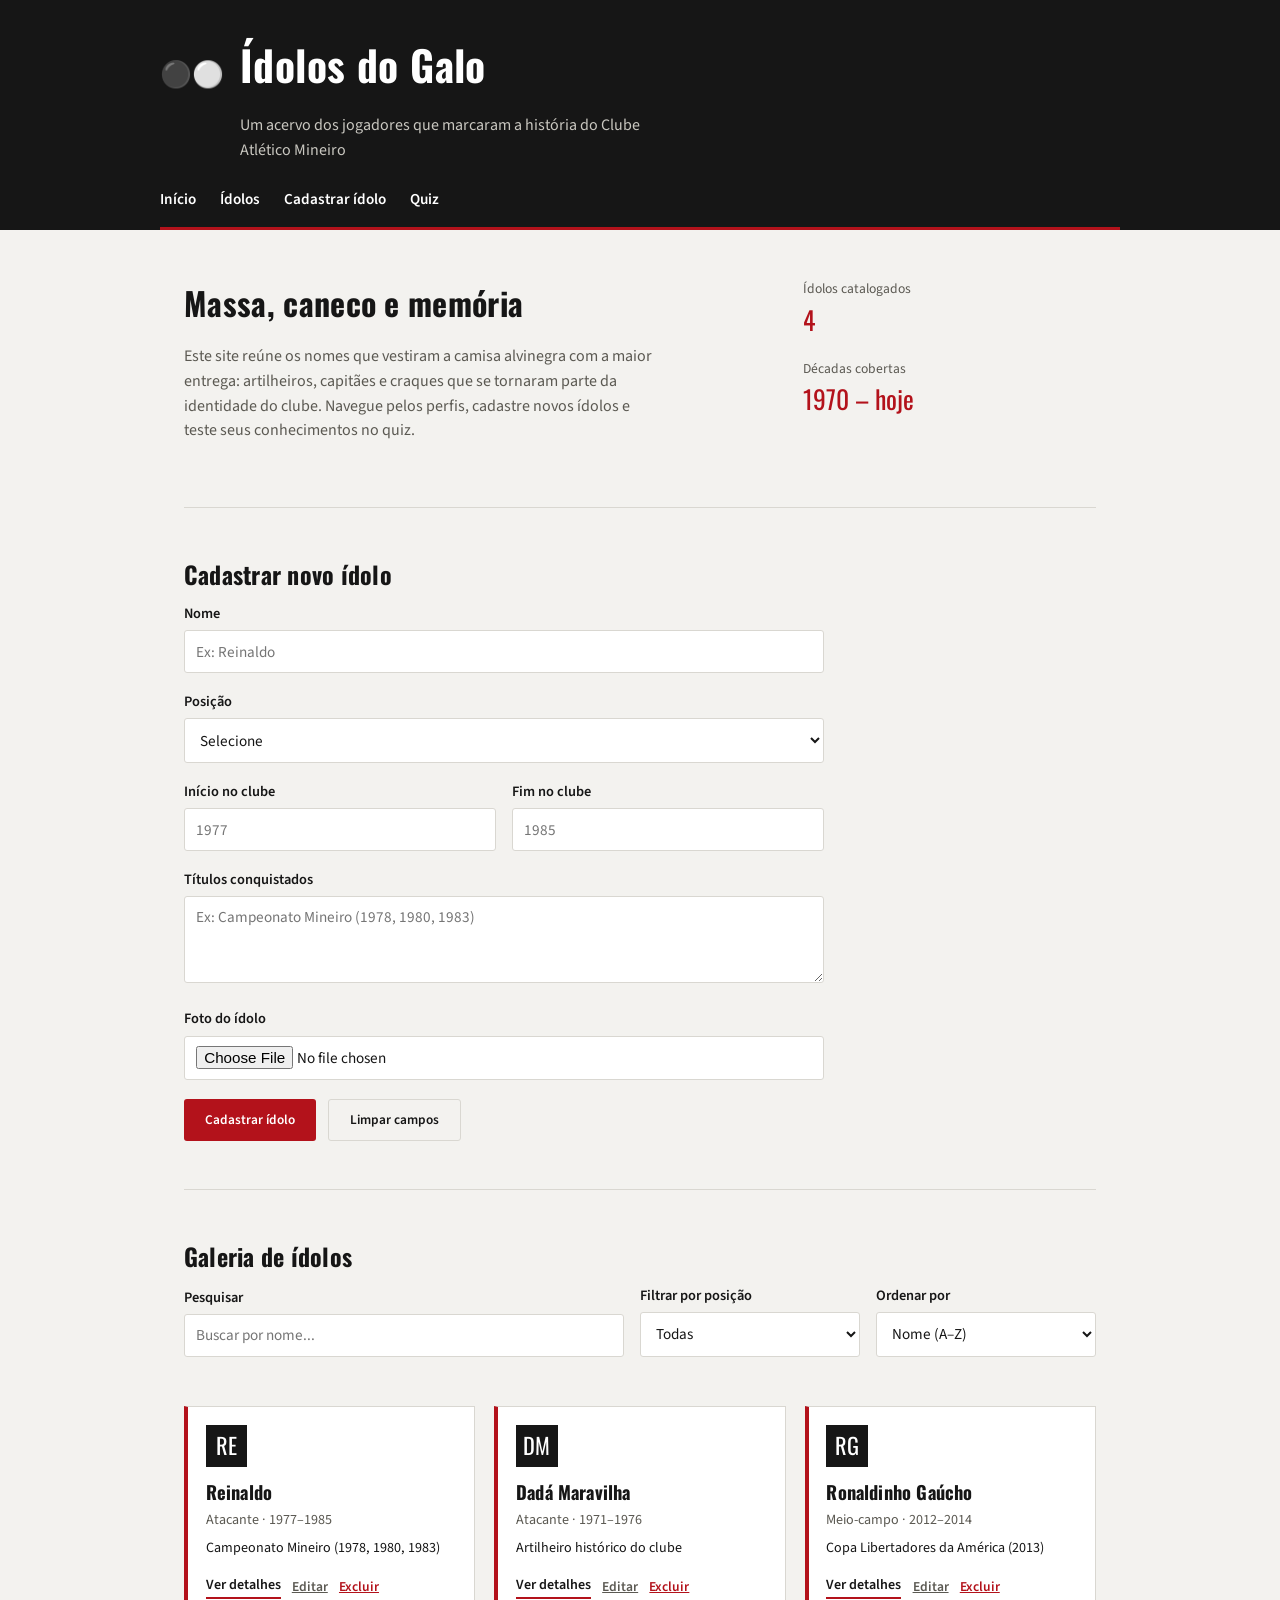
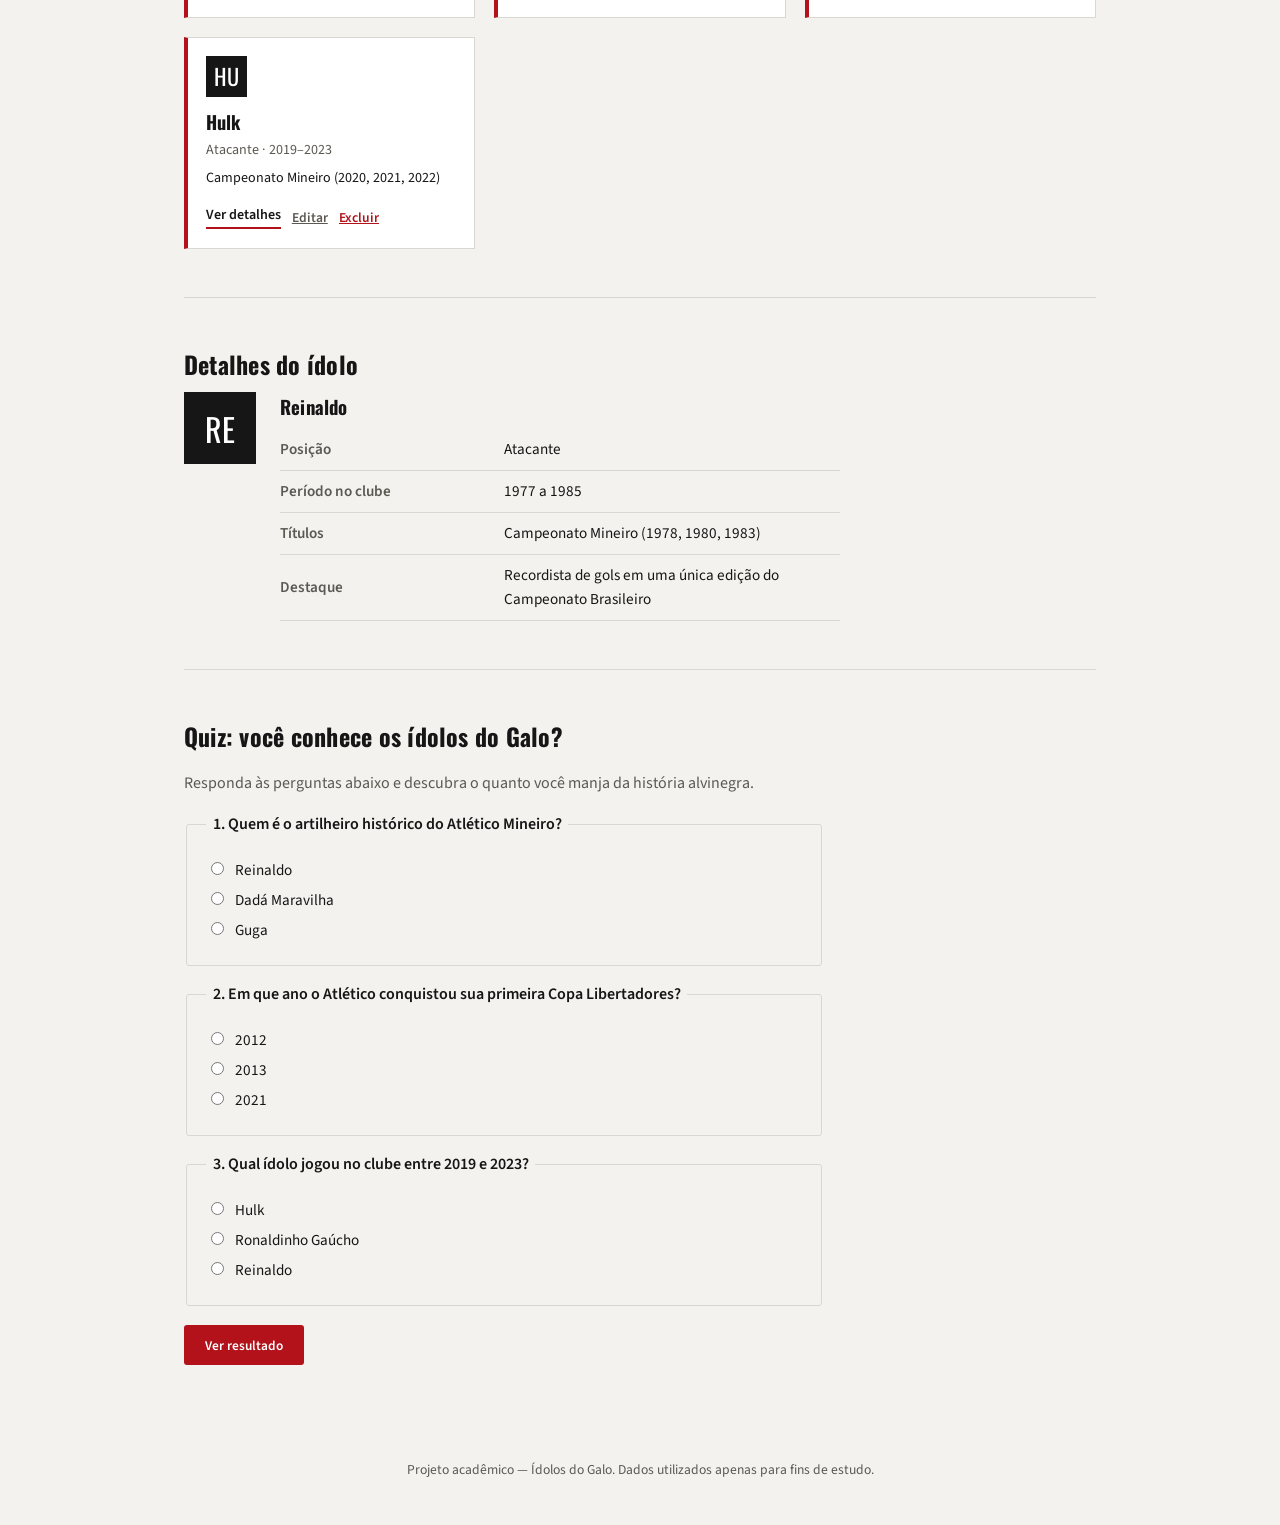
<file: idolos-do-galo/index.html>
<!DOCTYPE html>
<html lang="pt-BR">
<head>
  <meta charset="UTF-8">
  <meta name="viewport" content="width=device-width, initial-scale=1.0">
  <title>Ídolos do Galo — Atlético Mineiro</title>
  <link rel="preconnect" href="https://fonts.googleapis.com">
  <link rel="preconnect" href="https://fonts.gstatic.com" crossorigin>
  <link href="https://fonts.googleapis.com/css2?family=Oswald:wght@500;600;700&family=Source+Sans+3:wght@400;600&display=swap" rel="stylesheet">
  <link rel="stylesheet" href="assets/css/style.css">
</head>
<body>

  <header class="site-header">
    <div class="header-inner">
      <p class="crest" aria-hidden="true">⚫⚪</p>
      <div class="title-block">
        <h1>Ídolos do Galo</h1>
        <p class="subtitle">Um acervo dos jogadores que marcaram a história do Clube Atlético Mineiro</p>
      </div>
    </div>

    <nav class="site-nav" aria-label="Navegação principal">
      <ul>
        <li><a href="#inicio">Início</a></li>
        <li><a href="#idolos">Ídolos</a></li>
        <li><a href="#cadastro">Cadastrar ídolo</a></li>
        <li><a href="#quiz">Quiz</a></li>
      </ul>
    </nav>
  </header>

  <main>

    <!-- Identificação do sistema -->
    <section id="inicio" class="hero">
      <article>
        <h2>Massa, caneco e memória</h2>
        <p>
          Este site reúne os nomes que vestiram a camisa alvinegra com a maior entrega:
          artilheiros, capitães e craques que se tornaram parte da identidade do clube.
          Navegue pelos perfis, cadastre novos ídolos e teste seus conhecimentos no quiz.
        </p>
      </article>
      <dl class="hero-stats">
        <div>
          <dt>Ídolos catalogados</dt>
          <dd>4</dd>
        </div>
        <div>
          <dt>Décadas cobertas</dt>
          <dd>1970 – hoje</dd>
        </div>
      </dl>
    </section>

    <!-- Cadastro da entidade principal -->
    <section id="cadastro" aria-labelledby="cadastro-titulo">
      <h2 id="cadastro-titulo">Cadastrar novo ídolo</h2>

      <form id="form-idolo">
        <div class="form-row">
          <label for="nome">Nome</label>
          <input type="text" id="nome" name="nome" placeholder="Ex: Reinaldo" required>
        </div>

        <div class="form-row">
          <label for="posicao">Posição</label>
          <select id="posicao" name="posicao" required>
            <option value="">Selecione</option>
            <option value="goleiro">Goleiro</option>
            <option value="zagueiro">Zagueiro</option>
            <option value="lateral">Lateral</option>
            <option value="meio-campo">Meio-campo</option>
            <option value="atacante">Atacante</option>
          </select>
        </div>

        <div class="form-row form-row-split">
          <div>
            <label for="ano-inicio">Início no clube</label>
            <input type="number" id="ano-inicio" name="ano-inicio" min="1908" max="2026" placeholder="1977">
          </div>
          <div>
            <label for="ano-fim">Fim no clube</label>
            <input type="number" id="ano-fim" name="ano-fim" min="1908" max="2026" placeholder="1985">
          </div>
        </div>

        <div class="form-row">
          <label for="titulos">Títulos conquistados</label>
          <textarea id="titulos" name="titulos" rows="3" placeholder="Ex: Campeonato Mineiro (1978, 1980, 1983)"></textarea>
        </div>

        <div class="form-row">
          <label for="foto">Foto do ídolo</label>
          <input type="file" id="foto" name="foto" accept="image/*">
        </div>

        <div class="form-actions">
          <button type="submit">Cadastrar ídolo</button>
          <button type="reset" class="btn-secondary">Limpar campos</button>
        </div>
      </form>
    </section>

    <!-- Visualização, pesquisa, filtro e ordenação -->
    <section id="idolos" aria-labelledby="idolos-titulo">
      <h2 id="idolos-titulo">Galeria de ídolos</h2>

      <form class="toolbar" role="search">
        <div class="form-row">
          <label for="pesquisa">Pesquisar</label>
          <input type="search" id="pesquisa" name="pesquisa" placeholder="Buscar por nome...">
        </div>

        <div class="form-row">
          <label for="filtro-posicao">Filtrar por posição</label>
          <select id="filtro-posicao" name="filtro-posicao">
            <option value="todas">Todas</option>
            <option value="goleiro">Goleiro</option>
            <option value="zagueiro">Zagueiro</option>
            <option value="lateral">Lateral</option>
            <option value="meio-campo">Meio-campo</option>
            <option value="atacante">Atacante</option>
          </select>
        </div>

        <div class="form-row">
          <label for="ordenar">Ordenar por</label>
          <select id="ordenar" name="ordenar">
            <option value="nome">Nome (A–Z)</option>
            <option value="ano-inicio">Ano de chegada</option>
          </select>
        </div>
      </form>

      <ul class="idol-grid">

        <li class="idol-card">
          <p class="idol-initials" aria-hidden="true">RE</p>
          <h3>Reinaldo</h3>
          <p class="idol-meta">Atacante · 1977–1985</p>
          <p class="idol-titles">Campeonato Mineiro (1978, 1980, 1983)</p>
          <div class="card-actions">
            <a href="#detalhes" class="btn-link">Ver detalhes</a>
            <button type="button" class="btn-icon">Editar</button>
            <button type="button" class="btn-icon btn-danger">Excluir</button>
          </div>
        </li>

        <li class="idol-card">
          <p class="idol-initials" aria-hidden="true">DM</p>
          <h3>Dadá Maravilha</h3>
          <p class="idol-meta">Atacante · 1971–1976</p>
          <p class="idol-titles">Artilheiro histórico do clube</p>
          <div class="card-actions">
            <a href="#detalhes" class="btn-link">Ver detalhes</a>
            <button type="button" class="btn-icon">Editar</button>
            <button type="button" class="btn-icon btn-danger">Excluir</button>
          </div>
        </li>

        <li class="idol-card">
          <p class="idol-initials" aria-hidden="true">RG</p>
          <h3>Ronaldinho Gaúcho</h3>
          <p class="idol-meta">Meio-campo · 2012–2014</p>
          <p class="idol-titles">Copa Libertadores da América (2013)</p>
          <div class="card-actions">
            <a href="#detalhes" class="btn-link">Ver detalhes</a>
            <button type="button" class="btn-icon">Editar</button>
            <button type="button" class="btn-icon btn-danger">Excluir</button>
          </div>
        </li>

        <li class="idol-card">
          <p class="idol-initials" aria-hidden="true">HU</p>
          <h3>Hulk</h3>
          <p class="idol-meta">Atacante · 2019–2023</p>
          <p class="idol-titles">Campeonato Mineiro (2020, 2021, 2022)</p>
          <div class="card-actions">
            <a href="#detalhes" class="btn-link">Ver detalhes</a>
            <button type="button" class="btn-icon">Editar</button>
            <button type="button" class="btn-icon btn-danger">Excluir</button>
          </div>
        </li>

      </ul>
    </section>

    <!-- Visualização de detalhes de um item -->
    <section id="detalhes" aria-labelledby="detalhes-titulo">
      <h2 id="detalhes-titulo">Detalhes do ídolo</h2>

      <article class="idol-detail">
        <p class="idol-initials idol-initials-large" aria-hidden="true">RE</p>
        <div>
          <h3>Reinaldo</h3>
          <table class="detail-table">
            <tbody>
              <tr>
                <th scope="row">Posição</th>
                <td>Atacante</td>
              </tr>
              <tr>
                <th scope="row">Período no clube</th>
                <td>1977 a 1985</td>
              </tr>
              <tr>
                <th scope="row">Títulos</th>
                <td>Campeonato Mineiro (1978, 1980, 1983)</td>
              </tr>
              <tr>
                <th scope="row">Destaque</th>
                <td>Recordista de gols em uma única edição do Campeonato Brasileiro</td>
              </tr>
            </tbody>
          </table>
        </div>
      </article>
    </section>

    <!-- Quiz -->
    <section id="quiz" aria-labelledby="quiz-titulo">
      <h2 id="quiz-titulo">Quiz: você conhece os ídolos do Galo?</h2>
      <p class="section-intro">Responda às perguntas abaixo e descubra o quanto você manja da história alvinegra.</p>

      <form id="form-quiz">
        <fieldset>
          <legend>1. Quem é o artilheiro histórico do Atlético Mineiro?</legend>
          <label><input type="radio" name="pergunta1" value="a"> Reinaldo</label>
          <label><input type="radio" name="pergunta1" value="b"> Dadá Maravilha</label>
          <label><input type="radio" name="pergunta1" value="c"> Guga</label>
        </fieldset>

        <fieldset>
          <legend>2. Em que ano o Atlético conquistou sua primeira Copa Libertadores?</legend>
          <label><input type="radio" name="pergunta2" value="a"> 2012</label>
          <label><input type="radio" name="pergunta2" value="b"> 2013</label>
          <label><input type="radio" name="pergunta2" value="c"> 2021</label>
        </fieldset>

        <fieldset>
          <legend>3. Qual ídolo jogou no clube entre 2019 e 2023?</legend>
          <label><input type="radio" name="pergunta3" value="a"> Hulk</label>
          <label><input type="radio" name="pergunta3" value="b"> Ronaldinho Gaúcho</label>
          <label><input type="radio" name="pergunta3" value="c"> Reinaldo</label>
        </fieldset>

        <div class="form-actions">
          <button type="submit">Ver resultado</button>
        </div>
      </form>

      <p id="quiz-resultado" class="quiz-resultado" hidden></p>
    </section>

  </main>

  <footer class="site-footer">
    <p>Projeto acadêmico — Ídolos do Galo. Dados utilizados apenas para fins de estudo.</p>
  </footer>

  <script src="assets/js/script.js"></script>
</body>
</html>
</file>
<file: idolos-do-galo/assets/css/style.css>
:root {
  --ink: #161616;
  --paper: #F3F2EF;
  --card: #FFFFFF;
  --line: #D9D7D1;
  --crest-red: #B3121B;
  --muted: #5B5952;
}

* { box-sizing: border-box; }

body {
  margin: 0;
  background: var(--paper);
  color: var(--ink);
  font-family: 'Source Sans 3', sans-serif;
  line-height: 1.55;
}

h1, h2, h3 {
  font-family: 'Oswald', sans-serif;
  margin: 0 0 0.4em;
  letter-spacing: 0.01em;
}

a { color: var(--ink); }

/* Header */
.site-header {
  background: var(--ink);
  color: var(--paper);
  padding: 2rem 1.5rem 0;
}

.header-inner {
  max-width: 960px;
  margin: 0 auto;
  display: flex;
  align-items: baseline;
  gap: 1rem;
}

.crest {
  font-size: 1.6rem;
  margin: 0;
}

.title-block h1 {
  font-size: clamp(1.8rem, 4vw, 2.6rem);
  color: #fff;
}

.subtitle {
  margin: 0;
  color: #C9C7C0;
  max-width: 55ch;
}

.site-nav {
  max-width: 960px;
  margin: 1.5rem auto 0;
}

.site-nav ul {
  list-style: none;
  display: flex;
  gap: 1.5rem;
  margin: 0;
  padding: 0 0 1rem;
  border-bottom: 3px solid var(--crest-red);
  flex-wrap: wrap;
}

.site-nav a {
  color: #fff;
  text-decoration: none;
  font-weight: 600;
  font-size: 0.95rem;
}

.site-nav a:hover { color: var(--crest-red); }

/* Main sections */
main {
  max-width: 960px;
  margin: 0 auto;
  padding: 0 1.5rem;
}

section {
  padding: 3rem 0;
  border-bottom: 1px solid var(--line);
}

section:last-of-type { border-bottom: none; }

.hero {
  display: grid;
  grid-template-columns: 2fr 1fr;
  gap: 2rem;
  align-items: start;
}

.hero h2 { font-size: 2rem; }

.hero p { color: var(--muted); max-width: 60ch; }

.hero-stats {
  display: grid;
  gap: 1.2rem;
  margin: 0;
}

.hero-stats dt {
  font-size: 0.85rem;
  color: var(--muted);
  margin: 0;
}

.hero-stats dd {
  font-family: 'Oswald', sans-serif;
  font-size: 1.6rem;
  margin: 0;
  color: var(--crest-red);
}

.section-intro { color: var(--muted); }

/* Forms */
form { max-width: 640px; }

.form-row { margin-bottom: 1.1rem; }

.form-row label {
  display: block;
  font-weight: 600;
  font-size: 0.9rem;
  margin-bottom: 0.3rem;
}

.form-row-split {
  display: grid;
  grid-template-columns: 1fr 1fr;
  gap: 1rem;
}

input, select, textarea {
  width: 100%;
  padding: 0.6rem 0.7rem;
  border: 1px solid var(--line);
  border-radius: 3px;
  font-family: inherit;
  font-size: 0.95rem;
  background: var(--card);
  color: var(--ink);
}

input:focus, select:focus, textarea:focus, button:focus {
  outline: 2px solid var(--crest-red);
  outline-offset: 1px;
}

.form-actions {
  display: flex;
  gap: 0.8rem;
  margin-top: 1.2rem;
}

button {
  font-family: inherit;
  font-weight: 600;
  padding: 0.65rem 1.3rem;
  border: none;
  border-radius: 3px;
  background: var(--crest-red);
  color: #fff;
  cursor: pointer;
}

.btn-secondary {
  background: transparent;
  color: var(--ink);
  border: 1px solid var(--line);
}

/* Toolbar (pesquisa, filtro, ordenação) */
.toolbar {
  max-width: none;
  display: grid;
  grid-template-columns: 2fr 1fr 1fr;
  gap: 1rem;
  align-items: end;
  margin-bottom: 2rem;
}

/* Idol grid */
.idol-grid {
  list-style: none;
  margin: 0;
  padding: 0;
  display: grid;
  grid-template-columns: repeat(auto-fill, minmax(220px, 1fr));
  gap: 1.2rem;
}

.idol-card {
  background: var(--card);
  border: 1px solid var(--line);
  border-left: 4px solid var(--crest-red);
  padding: 1.1rem;
}

.idol-initials {
  font-family: 'Oswald', sans-serif;
  font-size: 1.4rem;
  width: 2.6rem;
  height: 2.6rem;
  display: flex;
  align-items: center;
  justify-content: center;
  background: var(--ink);
  color: #fff;
  margin: 0 0 0.7rem;
}

.idol-card h3 { font-size: 1.15rem; margin-bottom: 0.2rem; }

.idol-meta {
  color: var(--muted);
  font-size: 0.88rem;
  margin: 0 0 0.4rem;
}

.idol-titles {
  font-size: 0.88rem;
  margin: 0 0 0.9rem;
}

.card-actions {
  display: flex;
  gap: 0.7rem;
  align-items: center;
  flex-wrap: wrap;
}

.btn-link {
  font-weight: 600;
  font-size: 0.88rem;
  text-decoration: none;
  border-bottom: 2px solid var(--crest-red);
}

.btn-icon {
  background: none;
  color: var(--muted);
  padding: 0.2rem 0;
  font-size: 0.85rem;
  text-decoration: underline;
}

.btn-danger { color: var(--crest-red); }

/* Detail view */
.idol-detail {
  display: flex;
  gap: 1.5rem;
  align-items: flex-start;
}

.idol-initials-large {
  width: 4.5rem;
  height: 4.5rem;
  font-size: 2rem;
  flex-shrink: 0;
}

.detail-table {
  border-collapse: collapse;
  width: 100%;
  max-width: 560px;
}

.detail-table th, .detail-table td {
  text-align: left;
  padding: 0.55rem 0.8rem 0.55rem 0;
  border-bottom: 1px solid var(--line);
  font-size: 0.95rem;
}

.detail-table th {
  color: var(--muted);
  font-weight: 600;
  width: 40%;
}

/* Quiz */
fieldset {
  border: 1px solid var(--line);
  padding: 1rem 1.2rem;
  margin-bottom: 1rem;
  border-radius: 3px;
}

legend {
  font-weight: 600;
  padding: 0 0.4rem;
}

fieldset label {
  display: block;
  margin: 0.4rem 0;
  font-size: 0.95rem;
}

fieldset input[type="radio"] {
  width: auto;
  margin-right: 0.5rem;
}

.quiz-resultado {
  margin-top: 1rem;
  font-weight: 600;
}

/* Footer */
.site-footer {
  text-align: center;
  padding: 2rem 1.5rem;
  color: var(--muted);
  font-size: 0.85rem;
}

/* Responsive */
@media (max-width: 680px) {
  .hero, .toolbar, .idol-detail, .form-row-split {
    grid-template-columns: 1fr;
    display: block;
  }
  .idol-detail { display: flex; flex-direction: column; }
}
</file>
